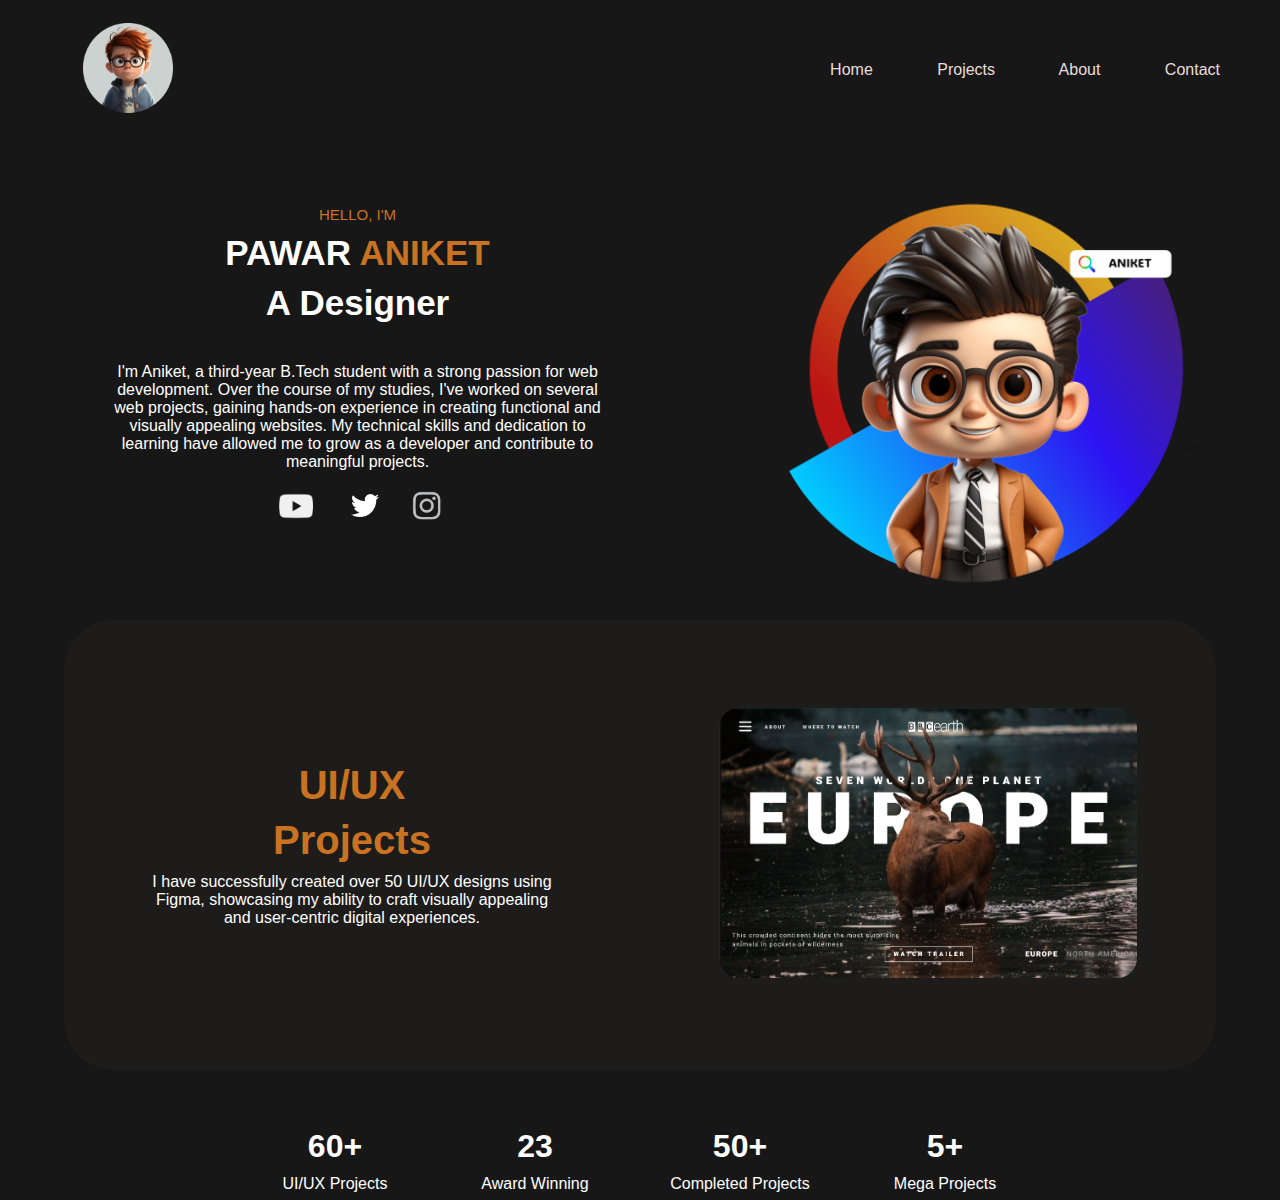
<file: Protfolio/index.html>
<!DOCTYPE html>
<html lang="en">

<head>
    <meta charset="UTF-8">
    <meta name="viewport" content="width=device-width, initial-scale=1.0">
    <title>Document</title>
    <link rel="stylesheet" href="./style.css">
    <style>
        
    </style>
</head>

<body>
    <header class="header">
        <div class="logo">
            <a href="./index.html"><img src="./logo new.png" alt=""></a>
        </div>
        <div class="nav">
            <ul>
                <a href="./index.html">Home</a>
                <a href="">Projects</a>
                <a href="">About</a>
                <a href="">Contact</a>
            </ul>
        </div>

    </header>


    <section class="sectionFirst">
        <div class="section1">
            <p style="color: rgb(201, 115, 34); font-size: 15px;">HELLO, I'M</p>
            <h1 style="font-size: 35px;">PAWAR <a href=""
                    style="text-decoration: none; color: rgb(201, 115, 34);">ANIKET</a></h1>
            <h1 style="font-size: 35px;">A Designer</h1>
            <p style="text-align: center; max-width: 500px; margin-top: 30px;">I'm Aniket, a third-year B.Tech student
                with a strong passion for web development. Over the course of my studies, I've worked on several web
                projects, gaining hands-on experience in creating functional and visually appealing websites. My
                technical skills and dedication to learning have allowed me to grow as a developer and contribute to
                meaningful projects.
            </p>
            <div class="links" style="display: flex; align-items: center; flex-direction: row; gap: 30px;">
                <a href="https://www.youtube.com/@Martin_The_Kid"><img src="./yt.png" alt="" style="height: 50px;"></a>
                <a href="https://www.instagram.com/ui_ux_artist?igsh=ZmwxbzAzYzBoeTc5"><img src="./twitter.png" alt=""
                        style="height: 23px;"></a>
                <a href="https://www.instagram.com/ui_ux_artist?igsh=ZmwxbzAzYzBoeTc5"><img src="./instagram.png" alt=""
                        style="height: 35px;"></a>
            </div>

        </div>
        <div class="section2">
            <img src="./photo2.png" alt="" style="width: 80%;">

        </div>
    </section>

    <div class="sectionSecond">
        <div class="sectionSecondOne">
            <div class="secondSectionOneOne">
                <h1 style="font-size: 40px;   color: rgb(201, 115, 34);">UI/UX</h1>
                <h1 style="font-size: 40px;   color: rgb(201, 115, 34);">Projects</h1>
                <p style="color: #fff; max-width: 400px;">I have successfully created over 50 UI/UX designs using Figma, showcasing my ability to craft
                    visually appealing and user-centric digital experiences.</p>
            </div>
            <div class="secondSectionOneTwo">
                <a href=""><img src="./1.png" alt="" style="height: 270px; border-radius: 20px; width: 100%;"></a>
            </div>
        </div>
    </div>


    <footer class="footer">
        <div class="box1">
            <h1>60+</h1>
            <p>UI/UX Projects</p>
        </div>
        <div class="box2">
            <h1>23</h1>
            <p>Award Winning</p>
        </div>
        <div class="box3">
            <h1>50+</h1>
            <p>Completed Projects</p>
        </div>
        <div class="box4">
            <h1>5+</h1>
            <p>Mega Projects</p>
        </div>

    </footer>

</body>

</html>
</file>
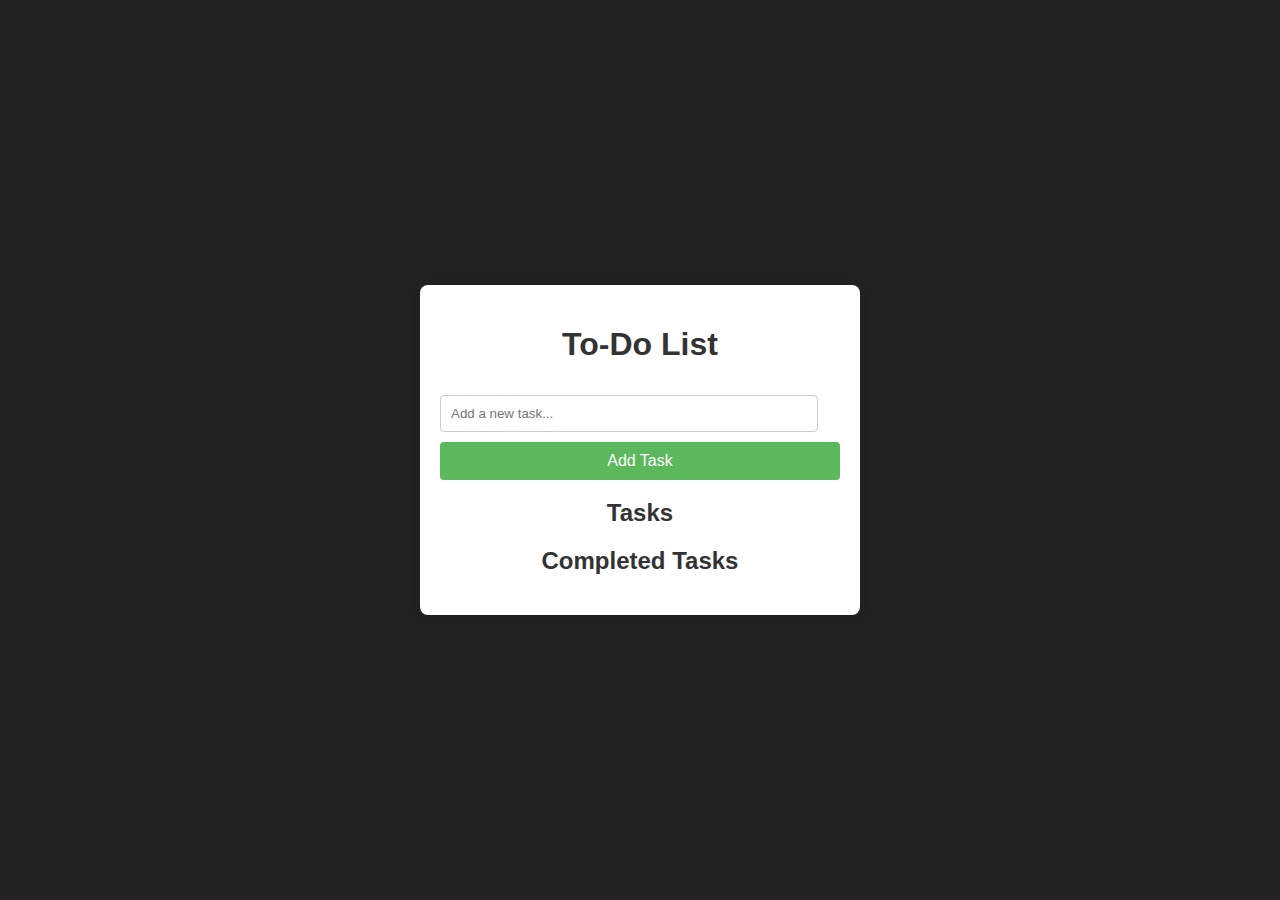
<file: TO-DO/index.html>
<html lang="en">
<head>
    <meta charset="UTF-8">
    <meta name="viewport" content="width=device-width, initial-scale=1.0">
    <title>To-Do App</title>
    <link rel="stylesheet" href="./style.css">
    <link rel="stylesheet" href="./script.js">
</head>
<body>
    <div class="container">
        <h1>To-Do List</h1>
        <input type="text" id="new-task" placeholder="Add a new task..." />
        <button id="add-task-btn">Add Task</button>

        <h2>Tasks</h2>
        <ul id="task-list"></ul>

        <h2>Completed Tasks</h2>
        <ul id="completed-task-list"></ul>
    </div>

    <script src="script.js"></script>
</body>
</html>
</file>
<file: Protfolio/style.css>
* {
    box-sizing: border-box;
    padding: 0;
    margin: 0;
}

body {
    background-color: rgb(24, 23, 23);
    width: 100%;
    height: auto;
    font-family: Arial, Helvetica, sans-serif;
}

.header {
    width: 100%;
    height: 100px;
    /* background-color: #fff; */
    display: flex;
    margin-top: 20px;
}

.logo {
    height: 100px;
    width: 20%;
    /* background-color: red; */
    /* min-width: 80px; */
    display: flex;
    align-items: center;
    justify-content: center;
}

.logo img {
    height: 90px;
    margin: 20px;
}

.nav {
    height: 100px;
    width: 80%;
    /* background-color: yellow; */
    /* min-width: 500px; */
    display: flex;
    align-items: center;
    justify-content: flex-end;
    flex-wrap: wrap;
}

.nav a {
    color: rgb(233, 220, 220);
    text-decoration: none;
    gap: 10px;
    margin-right: 60px;
}

.nav a:hover {
    color: rgb(201, 115, 34);
    transition: 0.5s;
    text-decoration: underline;
}

.sectionFirst {
    height: 500px;
    width: 100%;
    /* background-color: #fff; */
    display: flex;
}

.section1 {
    display: flex;
    align-items: center;
    justify-content: center;
    /* background-color: red; */
    width: 50%;
    height: 500px;
    flex-direction: column;
    color: white;
    gap: 10px;
    margin-left: 50px;
}

.section2 {
    width: 50%;
    height: 500px;
    /* background-color: #fff; */
    align-items: center;
    justify-content: center;
    display: flex;
}




.sectionSecond {
    height: auto;
    width: 100%;
    /* background-color: #131212; */
    display: flex;
    flex-direction: column;
    align-items: center;
    justify-content: center;
    gap: 20px;
}

.sectionSecondOne {
    height: 450px;
    width: 90%;
    background-color: rgb(30, 27, 27);
    border-radius: 50px;
    display: flex;
}

.secondSectionOneOne {
    width: 50%;
    height: 450px;
    /* background-color: yellow; */
    border-radius: 50px 0px 0px 50px;
    display: flex;
    flex-direction: column;
    align-items: center;
    justify-content: center;
    gap: 10px;
    text-align: center;
}

.secondSectionOneTwo {
    width: 50%;
    height: 450px;
    /* background-color: rgb(242, 195, 10); */
    border-radius: 0px 50px 50px 0px;
    display: flex;
    align-items: center;
    justify-content: center;
    flex-direction: column;
    gap: 30px;
}


.footer{
    height: 80px;
    width: 100%;
    background-color: rgb(24, 23, 23);
    /* position: fixed; */
    display: flex;
    flex-direction: row;
    justify-content: center;
    gap: 50px;
    margin-top: 50px;
}
.footer .box1{
    display: flex;
    align-items: center;
    justify-content:center;
    flex-direction: column;
    gap: 10px;
    height: 80px;

    width: 150px;
    /* background-color: red; */
    color: #fff;
}
.footer .box2{
    display: flex;
    align-items: center;
    justify-content:center;
    flex-direction: column;
    gap: 10px;
    height: 80px;
    width: 150px;
    /* background-color: red; */
    color: #fff;
}
.footer .box3{
    display: flex;
    align-items: center;
    justify-content:center;
    flex-direction: column;
    gap: 10px;
    height: 80px;
    width: 160px;
    /* background-color: red; */
    color: #fff;
}
.footer .box4{
    display: flex;
    align-items: center;
    justify-content:center;
    flex-direction: column;
    gap: 10px;
    height: 80px;
    width: 150px;
    /* background-color: red; */
    color: #fff;
}
</file>
<file: TO-DO/style.css>
body {
    font-family: Arial, sans-serif;
    background-color: #232121;
    color: #333;
    display: flex;
    justify-content: center;
    align-items: center;
    height: 100vh;
    margin: 0;
}

.container {
    background: #fff;
    padding: 20px;
    border-radius: 8px;
    box-shadow: 0 0 10px rgba(0, 0, 0, 0.1);
    width: 400px;
}

h1, h2 {
    text-align: center;
}

input[type="text"] {
    width: calc(100% - 22px);
    padding: 10px;
    margin: 10px 0;
    border: 1px solid #ccc;
    border-radius: 4px;
}

button {
    width: 100%;
    padding: 10px;
    background-color: #5cb85c;
    border: none;
    border-radius: 4px;
    color: white;
    font-size: 16px;
    cursor: pointer;
}

button:hover {
    background-color: #4cae4c;
}

ul {
    list-style-type: none;
    padding: 0;
}

li {
    padding: 10px;
    margin-bottom: 5px;
    background-color: #f9f9f9;
    border: 1px solid #ddd;
    border-radius: 4px;
    display: flex;
    justify-content: space-between;
    align-items: center;
}

.completed {
    text-decoration: line-through;
    color: #888;
}
</file>
